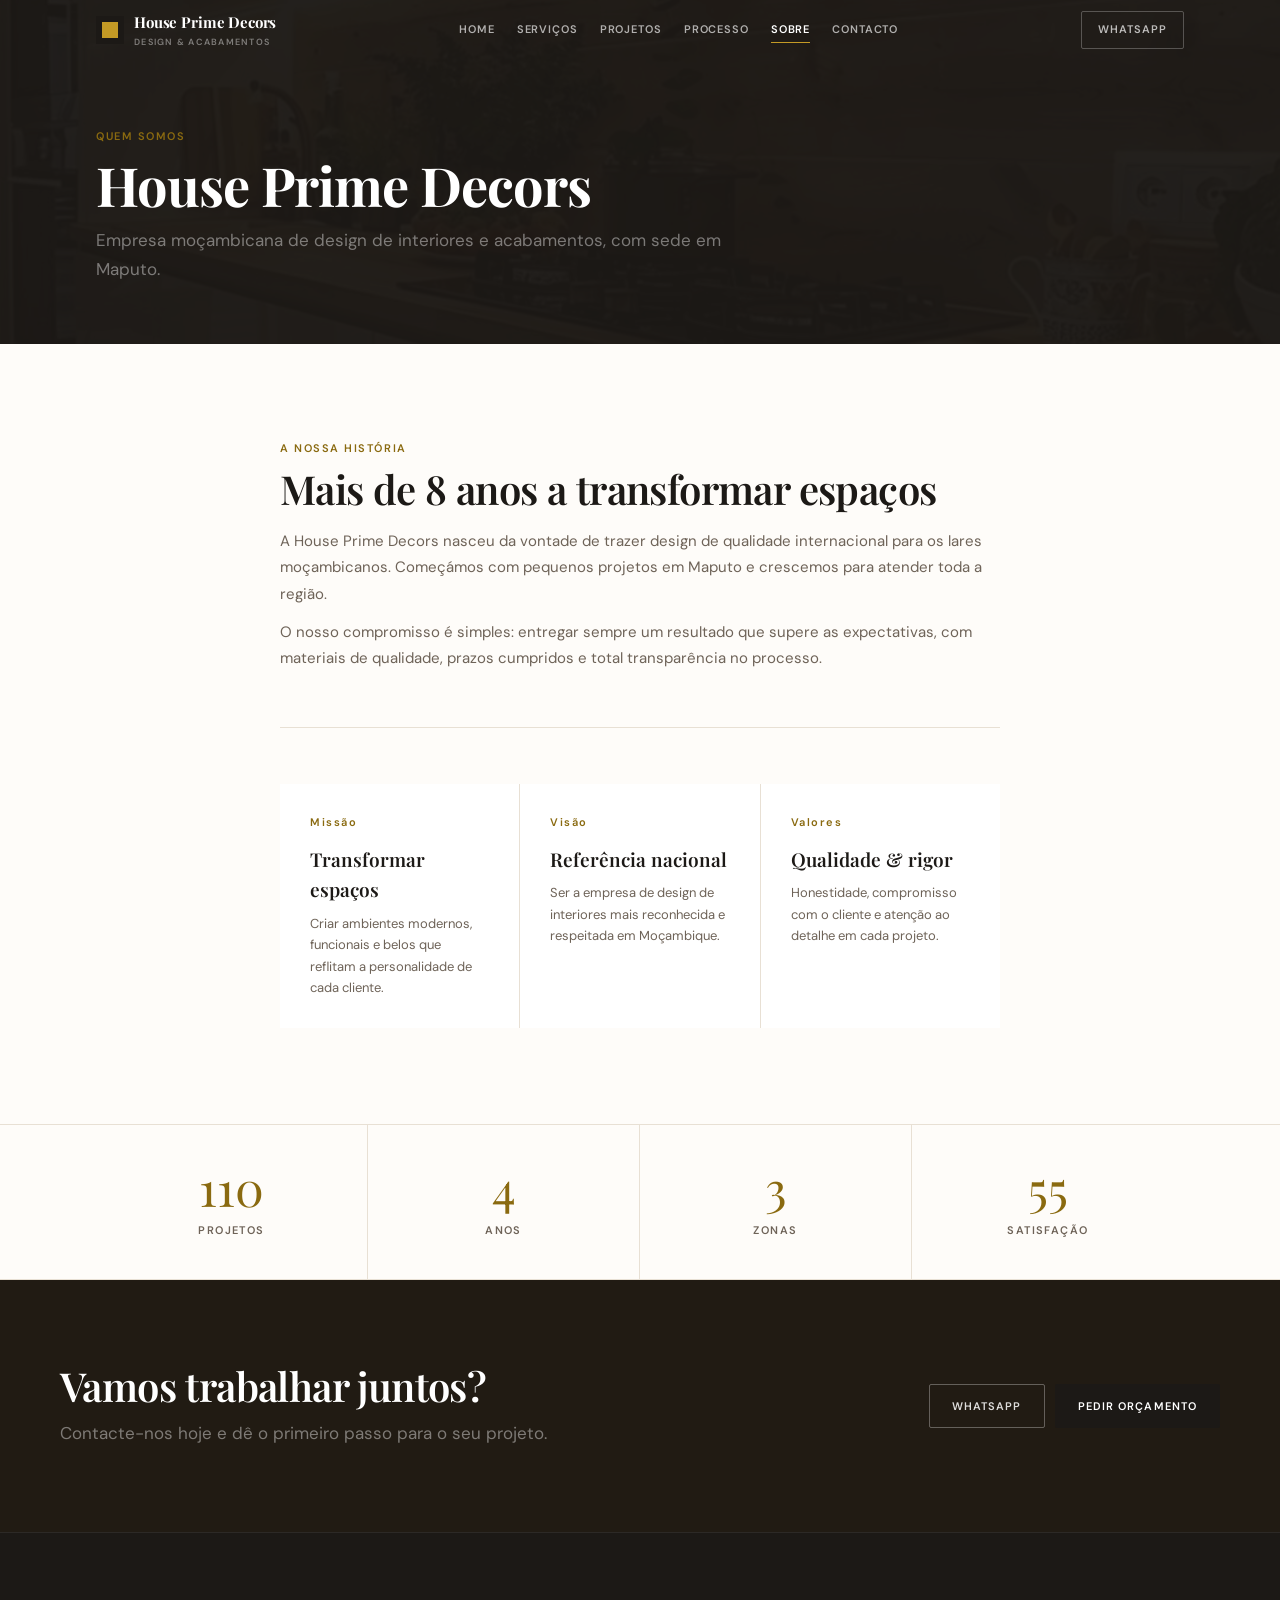
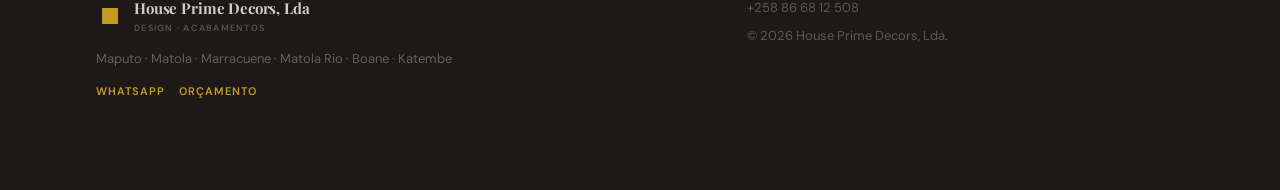
<file: about.html>
<!doctype html>
<html lang="pt">
<head>
  <meta charset="utf-8"/>
  <meta name="viewport" content="width=device-width,initial-scale=1"/>
  <title>Sobre — House Prime Decors</title>
  <link rel="preconnect" href="https://fonts.googleapis.com">
  <link rel="preconnect" href="https://fonts.gstatic.com" crossorigin>
  <link href="https://fonts.googleapis.com/css2?family=Playfair+Display:ital,wght@0,600;0,700;1,600&family=DM+Sans:wght@400;500;600&display=swap" rel="stylesheet">
  <link rel="stylesheet" href="styles.css"/>
</head>
<body>
  <a class="skip" href="#main">Saltar</a>
  <header class="site-header scrolled" id="siteHeader"><div class="wrap header-inner"><a class="logo-mark" href="index.html"><div class="logo-sq" aria-hidden="true"></div><span><span class="logo-name">House Prime Decors</span><span class="logo-sub">Design &amp; Acabamentos</span></span></a><nav class="site-nav"><a href="index.html">Home</a><a href="services.html">Serviços</a><a href="projects.html">Projetos</a><a href="process.html">Processo</a><a href="about.html" aria-current="page">Sobre</a><a href="contact.html">Contacto</a></nav><div class="header-actions"><a class="header-wa js-wa" href="#">WhatsApp</a><button class="hamburger" id="menuBtn" aria-label="Menu" aria-expanded="false" aria-controls="mobileMenu"><span></span><span></span><span></span></button></div></div></header>
  <div class="mobile-menu" id="mobileMenu"><nav><a href="index.html" data-close>Home</a><a href="services.html" data-close>Serviços</a><a href="projects.html" data-close>Projetos</a><a href="process.html" data-close>Processo</a><a href="about.html" data-close aria-current="page">Sobre</a><a href="contact.html" data-close>Contacto</a></nav><div class="mobile-menu-foot"><a class="btn btn-ghost-dark js-wa" href="#" data-close>WhatsApp</a><a class="btn btn-solid" href="contact.html#quote" data-close>Orçamento</a></div></div>
  <main id="main">
    <div class="page-hero"><div class="page-hero-bg"><img src="assets/kitchen-04.jpg" alt="" aria-hidden="true"></div><div class="page-hero-content wrap"><span class="label">Quem somos</span><h1>House Prime Decors</h1><p class="lead">Empresa moçambicana de design de interiores e acabamentos, com sede em Maputo.</p></div></div>
    <section class="section"><div class="wrap"><div style="max-width:720px;margin:0 auto">
      <div class="reveal" style="margin-bottom:clamp(32px,5vw,56px)">
        <span class="label" style="margin-bottom:10px">A nossa história</span>
        <h2 style="margin-bottom:16px">Mais de 8 anos a transformar espaços</h2>
        <p style="margin-bottom:12px">A House Prime Decors nasceu da vontade de trazer design de qualidade internacional para os lares moçambicanos. Começámos com pequenos projetos em Maputo e crescemos para atender toda a região.</p>
        <p>O nosso compromisso é simples: entregar sempre um resultado que supere as expectativas, com materiais de qualidade, prazos cumpridos e total transparência no processo.</p>
      </div>
      <hr class="rule">
      <div class="steps-grid reveal" style="margin-top:clamp(28px,4vw,48px)">
        <div class="step-card"><div class="step-num">Missão</div><div class="step-title">Transformar espaços</div><p class="step-desc">Criar ambientes modernos, funcionais e belos que reflitam a personalidade de cada cliente.</p></div>
        <div class="step-card"><div class="step-num">Visão</div><div class="step-title">Referência nacional</div><p class="step-desc">Ser a empresa de design de interiores mais reconhecida e respeitada em Moçambique.</p></div>
        <div class="step-card"><div class="step-num">Valores</div><div class="step-title">Qualidade &amp; rigor</div><p class="step-desc">Honestidade, compromisso com o cliente e atenção ao detalhe em cada projeto.</p></div>
      </div>
    </div></div></section>
    <div class="stats-bar"><div class="wrap stats-grid">
      <div class="stat-cell reveal"><span class="stat-n" data-count="200">0</span><span class="stat-l">Projetos</span></div>
      <div class="stat-cell reveal"><span class="stat-n" data-count="8">0</span><span class="stat-l">Anos</span></div>
      <div class="stat-cell reveal"><span class="stat-n" data-count="6">0</span><span class="stat-l">Zonas</span></div>
      <div class="stat-cell reveal"><span class="stat-n" data-count="100" data-suffix="%">0</span><span class="stat-l">Satisfação</span></div>
    </div></div>
    <div class="cta-block reveal"><div class="cta-inner"><div><h2>Vamos trabalhar juntos?</h2><p class="lead">Contacte-nos hoje e dê o primeiro passo para o seu projeto.</p></div><div class="cta-actions"><a class="btn btn-ghost-dark js-wa" href="#">WhatsApp</a><a class="btn btn-solid" href="contact.html#quote">Pedir orçamento</a></div></div></div>
  </main>
  <div class="sticky-cta"><a class="btn btn-ghost-dark js-wa" href="#">WhatsApp</a><a class="btn btn-solid" href="contact.html#quote">Orçamento</a></div>
  <footer class="site-footer"><div class="wrap footer-grid"><div class="footer-body"><div class="footer-brand"><div class="logo-sq" aria-hidden="true"></div><span><span class="logo-name">House Prime Decors, Lda</span><span class="logo-sub">Design · Acabamentos</span></span></div><p class="caption">Maputo · Matola · Marracuene · Matola Rio · Boane · Katembe</p><div class="footer-links"><a class="js-wa" href="#">WhatsApp</a><a href="contact.html#quote">Orçamento</a></div></div><div class="footer-info"><p class="caption">+258 86 68 12 508</p><p class="caption" style="margin-top:6px">© 2026 House Prime Decors, Lda.</p></div></div></footer>
  <script src="app.js"></script>
</body>
</html>
</file>
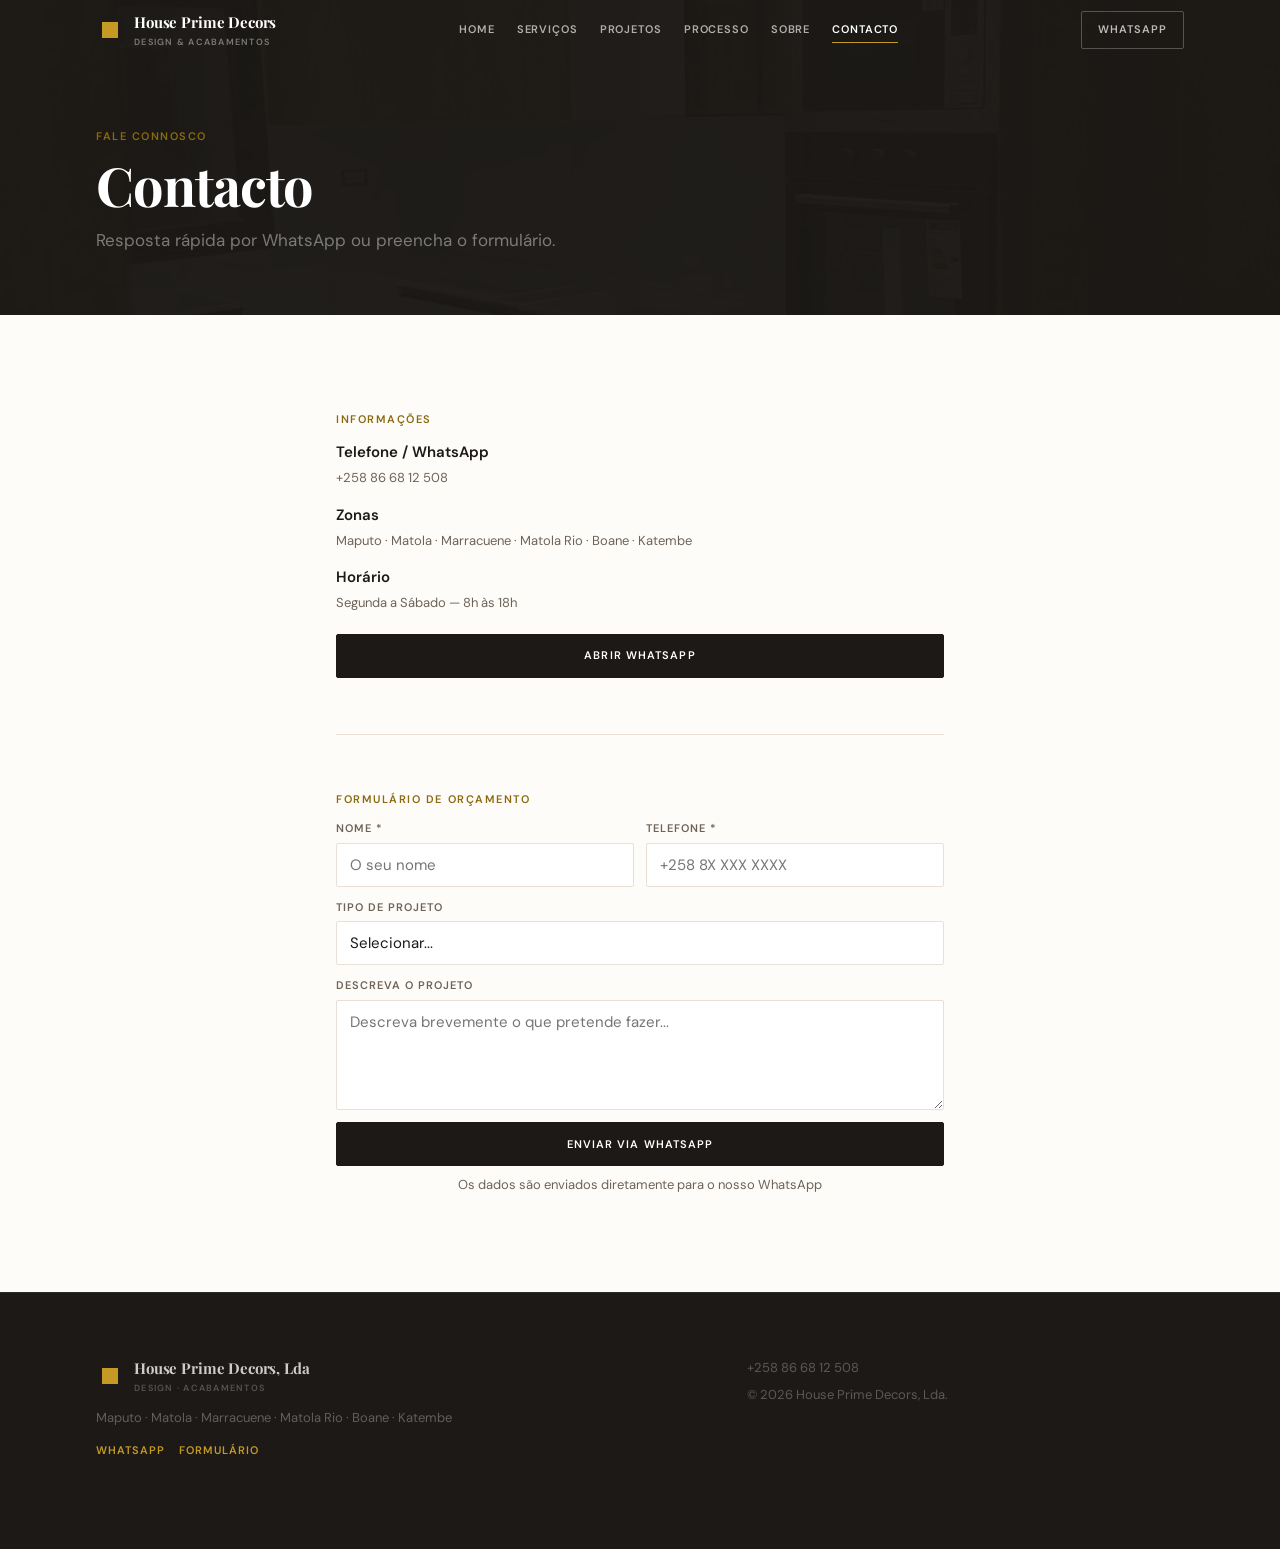
<file: contact.html>
<!doctype html>
<html lang="pt">
<head>
  <meta charset="utf-8"/>
  <meta name="viewport" content="width=device-width,initial-scale=1"/>
  <title>Contacto — House Prime Decors</title>
  <link rel="preconnect" href="https://fonts.googleapis.com">
  <link rel="preconnect" href="https://fonts.gstatic.com" crossorigin>
  <link href="https://fonts.googleapis.com/css2?family=Playfair+Display:ital,wght@0,600;0,700;1,600&family=DM+Sans:wght@400;500;600&display=swap" rel="stylesheet">
  <link rel="stylesheet" href="styles.css"/>
</head>
<body>
  <a class="skip" href="#main">Saltar</a>
  <header class="site-header scrolled" id="siteHeader"><div class="wrap header-inner"><a class="logo-mark" href="index.html"><div class="logo-sq" aria-hidden="true"></div><span><span class="logo-name">House Prime Decors</span><span class="logo-sub">Design &amp; Acabamentos</span></span></a><nav class="site-nav"><a href="index.html">Home</a><a href="services.html">Serviços</a><a href="projects.html">Projetos</a><a href="process.html">Processo</a><a href="about.html">Sobre</a><a href="contact.html" aria-current="page">Contacto</a></nav><div class="header-actions"><a class="header-wa js-wa" href="#">WhatsApp</a><button class="hamburger" id="menuBtn" aria-label="Menu" aria-expanded="false" aria-controls="mobileMenu"><span></span><span></span><span></span></button></div></div></header>
  <div class="mobile-menu" id="mobileMenu"><nav><a href="index.html" data-close>Home</a><a href="services.html" data-close>Serviços</a><a href="projects.html" data-close>Projetos</a><a href="process.html" data-close>Processo</a><a href="about.html" data-close>Sobre</a><a href="contact.html" data-close aria-current="page">Contacto</a></nav><div class="mobile-menu-foot"><a class="btn btn-ghost-dark js-wa" href="#" data-close>WhatsApp</a><a class="btn btn-solid" href="#quote" data-close>Orçamento</a></div></div>
  <main id="main">
    <div class="page-hero"><div class="page-hero-bg"><img src="assets/kitchen-13.jpg" alt="" aria-hidden="true"></div><div class="page-hero-content wrap"><span class="label">Fale connosco</span><h1>Contacto</h1><p class="lead">Resposta rápida por WhatsApp ou preencha o formulário.</p></div></div>
    <section class="section" id="quote"><div class="wrap" style="max-width:680px">
      <div class="reveal" style="margin-bottom:32px">
        <span class="label" style="margin-bottom:12px">Informações</span>
        <div style="display:flex;flex-direction:column;gap:14px">
          <div><h4 style="margin-bottom:3px">Telefone / WhatsApp</h4><p class="caption">+258 86 68 12 508</p></div>
          <div><h4 style="margin-bottom:3px">Zonas</h4><p class="caption">Maputo · Matola · Marracuene · Matola Rio · Boane · Katembe</p></div>
          <div><h4 style="margin-bottom:3px">Horário</h4><p class="caption">Segunda a Sábado — 8h às 18h</p></div>
        </div>
        <a class="btn btn-solid js-wa" href="#" style="margin-top:20px;width:100%;justify-content:center">Abrir WhatsApp</a>
      </div>
      <hr class="rule">
      <div class="reveal" style="margin-top:32px">
        <span class="label" style="margin-bottom:12px">Formulário de orçamento</span>
        <form class="form-grid" id="contactForm" novalidate>
          <div class="field"><label for="name">Nome *</label><input type="text" id="name" name="name" required placeholder="O seu nome"></div>
          <div class="field"><label for="phone">Telefone *</label><input type="tel" id="phone" name="phone" required placeholder="+258 8X XXX XXXX"></div>
          <div class="field full"><label for="service">Tipo de projeto</label><select id="service" name="service"><option value="">Selecionar...</option><option>Cozinha americana</option><option>Painel de TV</option><option>Closet / Guarda-fato</option><option>Teto falso</option><option>Pintura / Barramento</option><option>Pavimento</option><option>Porta de madeira</option><option>Porta / Janela de alumínio</option><option>Projeto completo</option><option>Outro</option></select></div>
          <div class="field full"><label for="message">Descreva o projeto</label><textarea id="message" name="message" placeholder="Descreva brevemente o que pretende fazer..."></textarea></div>
          <div class="full"><button class="btn btn-solid" type="submit" style="width:100%;justify-content:center">Enviar via WhatsApp</button><p class="caption" style="margin-top:8px;text-align:center">Os dados são enviados diretamente para o nosso WhatsApp</p></div>
        </form>
      </div>
    </div></section>
  </main>
  <div class="sticky-cta"><a class="btn btn-ghost-dark js-wa" href="#">WhatsApp</a><a class="btn btn-solid" href="#quote">Orçamento</a></div>
  <footer class="site-footer"><div class="wrap footer-grid"><div class="footer-body"><div class="footer-brand"><div class="logo-sq" aria-hidden="true"></div><span><span class="logo-name">House Prime Decors, Lda</span><span class="logo-sub">Design · Acabamentos</span></span></div><p class="caption">Maputo · Matola · Marracuene · Matola Rio · Boane · Katembe</p><div class="footer-links"><a class="js-wa" href="#">WhatsApp</a><a href="#quote">Formulário</a></div></div><div class="footer-info"><p class="caption">+258 86 68 12 508</p><p class="caption" style="margin-top:6px">© 2026 House Prime Decors, Lda.</p></div></div></footer>
  <script src="app.js"></script>
</body>
</html>
</file>
<file: styles.css>
/* ── Fallback font stack (Google Fonts may be slow on mobile) ── */
/* DM Sans and Playfair Display loaded via <link> in HTML       */

/* ============================================================
   House Prime Decors — styles.css v4
   Design: premium light — crisp, clean, mobile-first
   ============================================================ */

:root {
  --bg:       #FEFCF9;
  --surface:  #FFFFFF;
  --text:     #1C1916;
  --muted:    #6E6358;
  --border:   #E8E0D4;
  --gold:     #8A6A10;
  --gold-lt:  #C49A25;
  --dark:     #1C1916;

  --max:   1160px;
  --gap:   clamp(18px, 4.5vw, 36px);

  --fs-xs:   11px;
  --fs-sm:   13px;
  --fs-base: 15px;
  --fs-lg:   17px;
  --fs-xl:   clamp(20px, 2.5vw, 28px);
  --fs-2xl:  clamp(26px, 3.8vw, 40px);
  --fs-hero: clamp(30px, 5vw, 54px);

  --sans:  'DM Sans', -apple-system, BlinkMacSystemFont, 'Segoe UI', sans-serif;
  --serif: 'Playfair Display', 'Georgia', 'Times New Roman', serif;

  --ease:     cubic-bezier(.4,0,.2,1);
  --ease-out: cubic-bezier(0,0,.3,1);
}

/* ── Reset ── */
*, *::before, *::after { box-sizing: border-box; margin: 0; padding: 0 }
html { scroll-behavior: smooth; -webkit-text-size-adjust: 100%; text-size-adjust: 100% }
body {
  font-family: var(--sans);
  font-size: var(--fs-base);
  color: var(--text);
  background: var(--bg);
  line-height: 1.6;
  -webkit-font-smoothing: antialiased;
  overflow-x: hidden;
}
img { display: block; max-width: 100%; height: auto }
a { color: inherit; text-decoration: none }
button { font: inherit; cursor: pointer; background: none; border: none; padding: 0 }
ul, ol { list-style: none }

/* ── Layout ── */
.wrap { max-width: var(--max); margin: 0 auto; padding: 0 var(--gap) }
.section { padding: clamp(52px, 8vw, 96px) 0 }

/* ── Skip ── */
.skip { position: absolute; left: -9999px; background: var(--surface); padding: 8px 16px; z-index: 9999 }
.skip:focus { left: 12px; top: 12px }

/* ============================================================
   TIPOGRAFIA
   ============================================================ */
h1 { font-family: var(--serif); font-size: var(--fs-hero); font-weight: 700; line-height: 1.08; letter-spacing: -.02em }
h2 { font-family: var(--serif); font-size: var(--fs-2xl);  font-weight: 600; line-height: 1.12; letter-spacing: -.015em }
h3 { font-family: var(--serif); font-size: var(--fs-xl);   font-weight: 600; line-height: 1.2 }
h4 { font-size: var(--fs-base); font-weight: 600; color: var(--text) }
p  { color: var(--muted); line-height: 1.75 }

.lead {
  font-size: var(--fs-lg);
  color: var(--muted);
  max-width: 56ch;
  line-height: 1.7;
}
.label {
  display: block;
  font-family: var(--sans);
  font-size: var(--fs-xs);
  font-weight: 600;
  letter-spacing: .14em;
  text-transform: uppercase;
  color: var(--gold);
}
.caption { font-size: var(--fs-sm); color: var(--muted); line-height: 1.65 }

hr.rule {
  border: none;
  border-top: 1px solid var(--border);
  margin: clamp(32px,5vw,56px) 0;
}

/* ============================================================
   BOTÕES
   ============================================================ */
.btn {
  display: inline-flex; align-items: center; justify-content: center; gap: 7px;
  padding: 11px 22px;
  font-family: var(--sans);
  font-size: var(--fs-xs);
  font-weight: 600;
  letter-spacing: .10em;
  text-transform: uppercase;
  border: 1.5px solid transparent;
  transition: background .2s var(--ease), color .2s, border-color .2s;
  white-space: nowrap;
  cursor: pointer;
  -webkit-tap-highlight-color: transparent;
  min-height: 44px;
  line-height: 1;
  border-radius: 2px;
}
.btn:active { opacity: .78 }

.btn-dark {
  background: var(--dark);
  color: #fff;
  border-color: var(--dark);
}
.btn-dark:hover { background: var(--gold); border-color: var(--gold) }

.btn-outline {
  background: transparent;
  color: var(--text);
  border-color: var(--border);
}
.btn-outline:hover { border-color: var(--text) }

/* Ghost dark — para usar sobre fundos escuros */
.btn-ghost-dark {
  background: transparent;
  color: rgba(255,255,255,.85);
  border-color: rgba(255,255,255,.3);
}
.btn-ghost-dark:hover { border-color: #fff; color: #fff }

/* Ghost light — para usar sobre fundo claro */
.btn-ghost-light {
  background: transparent;
  color: var(--text);
  border-color: var(--border);
}
.btn-ghost-light:hover { border-color: var(--text) }

.btn-link {
  padding: 0;
  border: none;
  background: none;
  font-size: var(--fs-xs);
  font-weight: 600;
  letter-spacing: .10em;
  text-transform: uppercase;
  color: var(--gold);
  min-height: auto;
  position: relative;
}
.btn-link::after {
  content: '';
  position: absolute; bottom: -2px; left: 0; right: 0; height: 1px;
  background: currentColor;
  transform: scaleX(0); transform-origin: left;
  transition: transform .24s var(--ease);
}
.btn-link:hover::after { transform: scaleX(1) }

/* ============================================================
   HEADER
   ============================================================ */
.site-header {
  position: fixed; inset: 0 0 auto;
  height: 60px;
  z-index: 600;
  display: flex; align-items: center;
  transition: background .35s var(--ease), box-shadow .35s var(--ease);
  /* On hero: transparent */
}
.site-header.on-hero { background: transparent }
.site-header.scrolled {
  background: rgba(253,250,246,.96);
  backdrop-filter: blur(20px);
  -webkit-backdrop-filter: blur(20px);
  box-shadow: 0 1px 0 var(--border);
}

.header-inner {
  width: 100%;
  display: flex; align-items: center;
  justify-content: space-between; gap: 12px;
}

/* Logo */
.logo-mark {
  display: flex; align-items: center; gap: 10px;
  flex-shrink: 0; min-width: 0;
}
.logo-sq {
  width: 28px; height: 28px; flex-shrink: 0;
  background: var(--dark);
  position: relative;
}
.logo-sq::after {
  content: '';
  position: absolute; inset: 6px;
  background: var(--gold-lt);
}
.logo-name {
  font-family: var(--serif);
  font-size: 15px; font-weight: 700;
  letter-spacing: -.01em; line-height: 1.1;
  color: #fff;
  transition: color .3s;
  white-space: nowrap;
}
.logo-sub {
  display: block;
  font-family: var(--sans);
  font-size: 9px; font-weight: 600;
  letter-spacing: .14em; text-transform: uppercase;
  color: rgba(255,255,255,.42);
  transition: color .3s;
  white-space: nowrap;
}
.site-header.scrolled .logo-name { color: var(--text) }
.site-header.scrolled .logo-sub  { color: var(--muted) }

/* Nav */
.site-nav { display: none }
@media (min-width: 900px) { .site-nav { display: flex; align-items: center; gap: 0 } }

.site-nav a {
  font-size: var(--fs-xs); font-weight: 600;
  letter-spacing: .08em; text-transform: uppercase;
  color: rgba(255,255,255,.65);
  padding: 8px 11px;
  transition: color .2s;
  position: relative;
}
.site-nav a::after {
  content: '';
  position: absolute; bottom: 4px; left: 11px; right: 11px;
  height: 1px; background: var(--gold-lt);
  transform: scaleX(0); transform-origin: left;
  transition: transform .22s var(--ease);
}
.site-nav a:hover,
.site-nav a[aria-current] { color: #fff }
.site-nav a:hover::after,
.site-nav a[aria-current]::after { transform: scaleX(1) }

.site-header.scrolled .site-nav a { color: var(--muted) }
.site-header.scrolled .site-nav a:hover,
.site-header.scrolled .site-nav a[aria-current] { color: var(--text) }

/* Header actions */
.header-actions { display: flex; align-items: center; gap: 8px; flex-shrink: 0 }

.header-wa {
  display: none;
  font-size: var(--fs-xs); font-weight: 600;
  letter-spacing: .09em; text-transform: uppercase;
  color: rgba(255,255,255,.7);
  border: 1.5px solid rgba(255,255,255,.25);
  padding: 9px 16px; min-height: 38px; border-radius: 2px;
  transition: color .2s, border-color .2s;
}
.header-wa:hover { color: #fff; border-color: rgba(255,255,255,.65) }
.site-header.scrolled .header-wa { color: var(--text); border-color: var(--border) }
.site-header.scrolled .header-wa:hover { border-color: var(--text) }
@media (min-width: 640px) { .header-wa { display: inline-flex; align-items: center } }

/* Hamburger */
.hamburger {
  width: 44px; height: 44px;
  display: inline-flex; flex-direction: column;
  align-items: center; justify-content: center; gap: 5px;
  flex-shrink: 0;
}
.hamburger span {
  display: block; width: 22px; height: 1.5px;
  background: rgba(255,255,255,.8);
  transition: transform .25s var(--ease), opacity .25s, background .3s;
}
.site-header.scrolled .hamburger span { background: var(--text) }
.hamburger.open span:nth-child(1) { transform: translateY(6.5px) rotate(45deg) }
.hamburger.open span:nth-child(2) { opacity: 0 }
.hamburger.open span:nth-child(3) { transform: translateY(-6.5px) rotate(-45deg) }
@media (min-width: 900px) { .hamburger { display: none } }

/* ============================================================
   MOBILE MENU
   ============================================================ */
.mobile-menu {
  position: fixed; inset: 0; z-index: 599;
  background: var(--dark);
  display: flex; flex-direction: column;
  padding: 72px var(--gap) 32px;
  opacity: 0; pointer-events: none;
  transition: opacity .28s var(--ease);
}
.mobile-menu.open { opacity: 1; pointer-events: all }

.mobile-menu nav {
  flex: 1; display: flex; flex-direction: column;
  justify-content: center; gap: 0;
}
.mobile-menu nav a {
  font-family: var(--serif);
  font-size: clamp(26px, 6.5vw, 38px);
  font-weight: 600;
  color: rgba(255,255,255,.38);
  padding: 13px 0;
  border-bottom: 1px solid rgba(255,255,255,.07);
  transition: color .18s, padding-left .2s var(--ease);
}
.mobile-menu nav a:last-child { border-bottom: none }
.mobile-menu nav a:hover,
.mobile-menu nav a[aria-current] { color: rgba(255,255,255,.92); padding-left: 6px }

.mobile-menu-foot {
  padding-top: 22px;
  border-top: 1px solid rgba(255,255,255,.09);
  display: flex; flex-direction: column; gap: 10px;
}
.mobile-menu-foot .btn { justify-content: center }

/* ============================================================
   HERO — full viewport, imagem de fundo real
   ============================================================ */
.hero {
  position: relative;
  height: 100svh; min-height: 560px;
  background: #2A2420;  /* fallback enquanto imagem carrega */
  overflow: hidden;
  display: flex; flex-direction: column; justify-content: flex-end;
}

/* Slides */
.hero-slides { position: absolute; inset: 0; z-index: 0 }
.hero-slide {
  position: absolute; inset: 0;
  background-size: cover;
  background-position: center center;
  background-repeat: no-repeat;
  opacity: 0;
  transition: opacity 1.1s var(--ease);
}
/* Visibilidade controlada por .active class */
.hero-slide.active { opacity: 1 }

/* Overlay mais suave — deixa ver as fotos */
.hero-slide::after {
  content: '';
  position: absolute; inset: 0;
  background: linear-gradient(
    to top,
    rgba(16,12,8,.72) 0%,
    rgba(16,12,8,.20) 50%,
    rgba(16,12,8,.05) 100%
  );
}

/* Conteúdo */
.hero-content {
  position: relative; z-index: 2;
  padding: clamp(28px,5vw,64px) var(--gap) clamp(24px,4vw,52px);
  max-width: var(--max);
  margin: 0 auto;
  width: 100%;
}
.hero-eyebrow {
  display: flex; align-items: center; gap: 12px;
  margin-bottom: 14px;
}
.hero-line { width: 24px; height: 1px; background: var(--gold-lt); flex-shrink: 0 }
.hero-eyebrow .label { color: rgba(255,255,255,.48) }

.hero h1 { color: #fff; margin-bottom: 14px; max-width: 13ch }
.hero h1 em { font-style: italic; color: var(--gold-lt) }
.hero .lead {
  color: rgba(255,255,255,.58);
  margin-bottom: 28px;
  max-width: 44ch;
  font-size: var(--fs-base);
}
.hero-actions { display: flex; flex-wrap: wrap; gap: 10px }

/* Dots nav */
.hero-dots {
  position: absolute;
  right: var(--gap); bottom: clamp(24px,4vw,52px);
  z-index: 3;
  display: flex; flex-direction: column; gap: 7px;
}
.hero-dot {
  width: 2px; height: 16px; border: none; padding: 0;
  background: rgba(255,255,255,.22); cursor: pointer;
  transition: height .2s, background .2s;
}
.hero-dot.active { height: 30px; background: var(--gold-lt) }

/* ============================================================
   MARQUEE
   ============================================================ */
.marquee {
  background: var(--dark);
  border-top: 1px solid rgba(255,255,255,.06);
  border-bottom: 1px solid rgba(255,255,255,.06);
  overflow: hidden;
  padding: 14px 0;
}
.marquee-track {
  display: flex; align-items: center;
  width: max-content;
  animation: mq 32s linear infinite;
}
@media (prefers-reduced-motion: reduce) { .marquee-track { animation: none } }
@keyframes mq {
  from { transform: translateX(0) }
  to   { transform: translateX(-50%) }
}
.marquee-item {
  display: inline-flex; align-items: center; gap: 16px;
  padding: 0 26px;
  font-size: var(--fs-xs); font-weight: 600;
  letter-spacing: .13em; text-transform: uppercase;
  color: rgba(255,255,255,.25); white-space: nowrap;
}
.marquee-item::after {
  content: ''; width: 3px; height: 3px; border-radius: 50%;
  background: var(--gold); opacity: .65; flex-shrink: 0;
}

/* ============================================================
   STATS BAR
   ============================================================ */
.stats-bar { background: var(--bg); border-bottom: 1px solid var(--border); border-top: 1px solid var(--border) }
.stats-grid {
  display: grid;
  grid-template-columns: repeat(2,1fr);
  gap: 0;
}
@media (min-width: 640px) { .stats-grid { grid-template-columns: repeat(4,1fr) } }

.stat-cell {
  padding: clamp(22px,4vw,38px) clamp(14px,3vw,24px);
  text-align: center;
  border-right: 1px solid var(--border);
}
.stat-cell:last-child { border-right: none }
.stat-cell:nth-child(2) { border-right: 1px solid var(--border) }
@media (max-width: 639px) {
  .stat-cell:nth-child(2n) { border-right: none }
  .stat-cell:nth-child(1),
  .stat-cell:nth-child(2) { border-bottom: 1px solid var(--border) }
}

.stat-n {
  display: block;
  font-family: var(--serif);
  font-size: clamp(30px, 4.5vw, 48px);
  color: var(--gold);
  line-height: 1;
  margin-bottom: 6px;
}
.stat-l {
  font-size: var(--fs-xs); font-weight: 600;
  letter-spacing: .13em; text-transform: uppercase;
  color: var(--muted);
}

/* ============================================================
   SECÇÃO CABEÇALHO
   ============================================================ */
.section-head {
  display: flex; align-items: flex-end; justify-content: space-between;
  gap: 16px; flex-wrap: wrap;
  margin-bottom: clamp(24px, 3.5vw, 44px);
}
.section-head .label { margin-bottom: 7px }

/* ============================================================
   CARDS — serviços
   ============================================================ */
.cards { display: grid; gap: 1px; background: var(--border) }
@media (min-width: 640px) { .cards-2 { grid-template-columns: repeat(2,1fr) } }
@media (min-width: 640px) { .cards-3 { grid-template-columns: repeat(2,1fr) } }
@media (min-width: 900px) { .cards-3 { grid-template-columns: repeat(3,1fr) } }

.card { background: var(--surface); display: flex; flex-direction: column; transition: background .2s }
.card:hover { background: var(--bg) }

.card-img {
  aspect-ratio: 4/3;
  background: #DDD5C8;
  background-size: cover; background-position: center;
  overflow: hidden; position: relative;
}
.card-img::after {
  content: '';
  position: absolute; inset: 0;
  background: var(--dark); opacity: 0;
  transition: opacity .3s var(--ease);
}
.card:hover .card-img::after { opacity: .05 }

.card-body {
  padding: clamp(16px, 2.5vw, 22px);
  flex: 1; display: flex; flex-direction: column; gap: 8px;
}
.card-body .label { margin-bottom: 0 }
.card-body h3 { font-size: clamp(16px, 1.8vw, 19px) }
.card-body p  { font-size: var(--fs-sm); flex: 1 }

/* ============================================================
   GALERIA — columns layout
   ============================================================ */
.gallery-filters {
  display: flex; flex-wrap: wrap; gap: 6px;
  margin-bottom: clamp(18px, 3vw, 32px);
}
.filter-btn {
  padding: 7px 14px;
  font-family: var(--sans);
  font-size: var(--fs-xs); font-weight: 600;
  letter-spacing: .09em; text-transform: uppercase;
  border: 1.5px solid var(--border); color: var(--muted);
  background: transparent; cursor: pointer;
  transition: all .18s var(--ease);
  min-height: 36px; border-radius: 2px;
  -webkit-tap-highlight-color: transparent;
}
.filter-btn:hover  { border-color: var(--text); color: var(--text) }
.filter-btn.active { background: var(--dark); border-color: var(--dark); color: #fff }

.gallery-grid {
  columns: 1; column-gap: 3px;
}
@media (min-width: 480px)  { .gallery-grid { columns: 2 } }
@media (min-width: 860px)  { .gallery-grid { columns: 3 } }

.gallery-item {
  break-inside: avoid;
  margin-bottom: 3px;
  cursor: pointer;
  position: relative;
  overflow: hidden;
  background: #DDD5C8;
  display: block;
  -webkit-tap-highlight-color: transparent;
}
.gallery-item[hidden] { display: none }

.gallery-img {
  display: block; width: 100%;
  background-size: cover; background-position: center;
  background-repeat: no-repeat;
  transition: transform .5s var(--ease-out);
}
.gallery-item:hover .gallery-img { transform: scale(1.04) }
.gallery-item:active .gallery-img { transform: scale(1.02) }

/* Caption overlay */
.gallery-caption {
  position: absolute; inset: auto 0 0;
  padding: 10px 12px;
  background: linear-gradient(to top, rgba(20,16,12,.78) 0%, transparent 100%);
  opacity: 0;
  transition: opacity .22s var(--ease);
}
.gallery-item:hover .gallery-caption { opacity: 1 }

.gc-cat   { font-size: 9px; font-weight: 600; letter-spacing: .13em; text-transform: uppercase; color: var(--gold-lt) }
.gc-title { font-family: var(--serif); font-size: 14px; color: rgba(255,255,255,.92); margin-top: 2px }

/* ============================================================
   LIGHTBOX
   ============================================================ */
.lightbox {
  position: fixed; inset: 0; z-index: 9000;
  background: rgba(16,12,10,.97);
  display: flex; flex-direction: column;
  opacity: 0; pointer-events: none;
  transition: opacity .28s var(--ease);
}
.lightbox.open { opacity: 1; pointer-events: all }

.lb-bar {
  display: flex; align-items: center; justify-content: space-between;
  padding: 12px 18px;
  border-bottom: 1px solid rgba(255,255,255,.08);
  flex-shrink: 0; gap: 12px;
}
.lb-info { min-width: 0; flex: 1 }
.lb-title { font-family: var(--serif); font-size: 16px; color: rgba(255,255,255,.88); white-space: nowrap; overflow: hidden; text-overflow: ellipsis }
.lb-counter { font-size: var(--fs-xs); font-weight: 600; color: rgba(255,255,255,.32); margin-top: 2px; letter-spacing: .06em }

.lb-close {
  width: 40px; height: 40px;
  display: flex; align-items: center; justify-content: center;
  border: 1.5px solid rgba(255,255,255,.14);
  color: rgba(255,255,255,.65); font-size: 16px; cursor: pointer;
  transition: background .2s, border-color .2s;
  flex-shrink: 0; border-radius: 2px;
}
.lb-close:hover { background: rgba(255,255,255,.1); border-color: rgba(255,255,255,.3) }

/* Stage */
.lb-stage {
  flex: 1; position: relative;
  display: flex; align-items: center; justify-content: center;
  overflow: hidden; touch-action: none;
  padding: 0 52px;         /* space for arrows on mobile */
}

.lb-image {
  width: 100%; height: 100%;
  background-size: contain;
  background-position: center;
  background-repeat: no-repeat;
  transition: opacity .22s var(--ease);
}
.lb-image.loading { opacity: .35 }

/* Arrows */
.lb-arrow {
  position: absolute; top: 50%; transform: translateY(-50%);
  width: 44px; height: 80px;
  display: flex; align-items: center; justify-content: center;
  background: rgba(255,255,255,.06);
  border: 1.5px solid rgba(255,255,255,.1);
  color: rgba(255,255,255,.65); font-size: 22px; cursor: pointer;
  transition: background .2s;
  -webkit-tap-highlight-color: transparent;
  border-radius: 2px;
  z-index: 2;
}
.lb-arrow:hover { background: rgba(255,255,255,.13) }
.lb-arrow.prev { left: 4px }
.lb-arrow.next { right: 4px }

.lb-foot {
  padding: 10px 18px;
  border-top: 1px solid rgba(255,255,255,.07);
  font-size: var(--fs-sm); color: rgba(255,255,255,.32);
  text-align: center; flex-shrink: 0;
  min-height: 38px; display: flex; align-items: center; justify-content: center;
}

/* ============================================================
   PROCESSO — step cards
   ============================================================ */
.steps-grid {
  display: grid; gap: 1px; background: var(--border);
}
@media (min-width: 600px)  { .steps-grid { grid-template-columns: repeat(2,1fr) } }
@media (min-width: 960px)  { .steps-grid { grid-template-columns: repeat(3,1fr) } }

.step-card {
  background: var(--surface);
  padding: clamp(20px,3vw,30px);
  transition: background .2s;
  position: relative; overflow: hidden;
}
.step-card:hover { background: var(--bg) }
.step-card::after {
  content: '';
  position: absolute; bottom: 0; left: 0; right: 0; height: 2px;
  background: linear-gradient(to right, var(--gold), var(--gold-lt));
  transform: scaleX(0); transform-origin: left;
  transition: transform .3s var(--ease);
}
.step-card:hover::after { transform: scaleX(1) }

.step-num   { font-size: var(--fs-xs); font-weight: 600; letter-spacing: .14em; color: var(--gold); margin-bottom: 12px }
.step-title { font-family: var(--serif); font-size: clamp(15px,1.6vw,19px); font-weight: 600; margin-bottom: 8px; color: var(--text) }
.step-desc  { font-size: var(--fs-sm); color: var(--muted); line-height: 1.65 }

/* ============================================================
   CTA BLOCK — dark section
   ============================================================ */
.cta-block {
  background: var(--dark);
  padding: clamp(44px,7vw,84px) var(--gap);
}
.cta-inner {
  max-width: var(--max); margin: 0 auto;
  display: grid; gap: clamp(24px,4vw,48px);
  align-items: center;
}
@media (min-width: 720px) { .cta-inner { grid-template-columns: 1fr auto } }
.cta-block .label { color: rgba(196,154,37,.65); margin-bottom: 10px }
.cta-block h2   { color: #fff; margin-bottom: 10px }
.cta-block .lead { color: rgba(255,255,255,.42); margin: 0 }
.cta-actions { display: flex; gap: 10px; flex-wrap: wrap }

/* ============================================================
   RODAPÉ
   ============================================================ */
.site-footer {
  background: var(--dark);
  padding: clamp(36px,6vw,64px) 0 clamp(64px,9vw,88px);
  border-top: 1px solid rgba(255,255,255,.07);
}
.footer-grid {
  display: grid; gap: clamp(24px,4vw,40px);
}
@media (min-width: 720px) { .footer-grid { grid-template-columns: 1.4fr 1fr } }

.footer-brand { display: flex; align-items: center; gap: 10px; margin-bottom: 12px }
.footer-brand .logo-name { color: rgba(255,255,255,.78) }
.footer-brand .logo-sub  { color: rgba(255,255,255,.25) }
.footer-body .caption { color: rgba(255,255,255,.3) }

.footer-links { display: flex; flex-wrap: wrap; gap: 14px; margin-top: 14px }
.footer-links a {
  font-size: var(--fs-xs); font-weight: 600;
  letter-spacing: .09em; text-transform: uppercase;
  color: var(--gold-lt);
  border-bottom: 1px solid transparent;
  transition: border-color .18s;
}
.footer-links a:hover { border-color: var(--gold-lt) }
.footer-info .caption { color: rgba(255,255,255,.28); margin-bottom: 5px }

/* ============================================================
   STICKY CTA — bottom mobile bar
   ============================================================ */
.sticky-cta {
  position: fixed; left: 0; right: 0; bottom: 0; z-index: 500;
  background: rgba(20,16,12,.96);
  backdrop-filter: blur(14px); -webkit-backdrop-filter: blur(14px);
  padding: 10px 16px;
  display: flex; gap: 8px;
  border-top: 1px solid rgba(255,255,255,.09);
}
.sticky-cta .btn { flex: 1; justify-content: center }
@media (min-width: 900px) { .sticky-cta { display: none } }

/* ============================================================
   PAGE HERO — páginas internas
   ============================================================ */
.page-hero {
  padding: clamp(88px,12vw,128px) 0 clamp(36px,5vw,60px);
  background: var(--dark);
  position: relative; overflow: hidden;
}
.page-hero-bg {
  position: absolute; inset: 0;
  background-size: cover; background-position: center;
  opacity: .18;
}
.page-hero-content { position: relative; z-index: 1 }
.page-hero h1   { color: #fff; margin-top: 10px }
.page-hero .lead { color: rgba(255,255,255,.42); margin-top: 12px }

/* ============================================================
   FORMULÁRIO
   ============================================================ */
.form-grid { display: grid; gap: 12px }
@media (min-width: 600px) { .form-grid { grid-template-columns: 1fr 1fr } }
.form-grid .full { grid-column: 1 / -1 }

.field { display: flex; flex-direction: column; gap: 5px }
.field label { font-size: var(--fs-xs); font-weight: 600; letter-spacing: .09em; text-transform: uppercase; color: var(--muted) }
.field input,
.field select,
.field textarea {
  padding: 11px 13px;
  border: 1.5px solid var(--border);
  background: var(--surface); color: var(--text);
  font-family: var(--sans); font-size: var(--fs-base);
  outline: none; border-radius: 2px;
  transition: border-color .2s;
  -webkit-appearance: none;
  appearance: none;
}
.field input:focus,
.field select:focus,
.field textarea:focus { border-color: var(--gold) }
.field textarea { min-height: 110px; resize: vertical }

/* ============================================================
   REVEAL
   ============================================================ */
.reveal {
  opacity: 0;
  transform: translateY(16px);
  transition: opacity .65s var(--ease), transform .65s var(--ease);
}
.reveal.in { opacity: 1; transform: none }

@media (prefers-reduced-motion: reduce) {
  .reveal { opacity: 1; transform: none; transition: none }
  *, *::before, *::after {
    animation-duration: .01ms !important;
    transition-duration: .01ms !important;
  }
}

/* ============================================================
   IMG TAGS — fix para todas as secções com imagens reais
   ============================================================ */

/* Hero slides */
.hero-slide img {
  position: absolute; inset: 0;
  width: 100%; height: 100%;
  object-fit: cover; display: block;
}

/* Gallery masonry items */
.gallery-img {
  overflow: hidden;
  display: block;
}
.gallery-img img {
  width: 100%; height: 100%;
  object-fit: cover; display: block;
  transition: transform .5s var(--ease-out);
}
.gallery-item:hover .gallery-img img { transform: scale(1.04) }
.gallery-item:active .gallery-img img { transform: scale(1.02) }

/* Service cards */
.card-img img {
  width: 100%; height: 100%;
  object-fit: cover; display: block;
  transition: transform .4s var(--ease-out);
}
.card:hover .card-img img { transform: scale(1.03) }

/* Page hero bg */
.page-hero-bg {
  position: absolute; inset: 0; overflow: hidden;
}
.page-hero-bg img {
  width: 100%; height: 100%;
  object-fit: cover; display: block;
  opacity: .18;
}

/* Lightbox actual image */
.lb-stage img {
  max-width: 100%; max-height: 100%;
  object-fit: contain; display: block;
  transition: opacity .22s var(--ease);
}
.lb-stage img.loading { opacity: .35 }

/* ── Lighter hero overlay ── */
.hero-slide::after {
  background: linear-gradient(
    to top,
    rgba(16,12,8,.65) 0%,
    rgba(16,12,8,.12) 55%,
    rgba(16,12,8,.04) 100%
  ) !important;
}

/* ── Marquee lighter ── */
.marquee { background: #221C14 }
.marquee-item { color: rgba(255,255,255,.35) }

/* ── CTA block — slightly warmer ── */
.cta-block { background: #211B13 }

/* btn-solid alias */
.btn-solid {
  background: var(--dark); color: #fff;
  border: 1.5px solid var(--dark);
  font-family: var(--sans); font-size: var(--fs-xs); font-weight: 600;
  letter-spacing: .10em; text-transform: uppercase;
  padding: 12px 22px; min-height: 44px;
  display: inline-flex; align-items: center; justify-content: center; gap: 8px;
  transition: background .2s, border-color .2s;
  -webkit-tap-highlight-color: transparent; cursor: pointer;
}
.btn-solid:hover  { background: var(--gold); border-color: var(--gold) }
.btn-solid:active { opacity: .82 }

/* lb-image container holds the actual <img> */
#lbImage {
  width: 100%; height: 100%;
  display: flex; align-items: center; justify-content: center;
}
#lbImage img {
  max-width: 100%; max-height: 100%;
  object-fit: contain; display: block;
  transition: opacity .22s var(--ease);
}
#lbImage img.loading { opacity: .35 }
</file>
